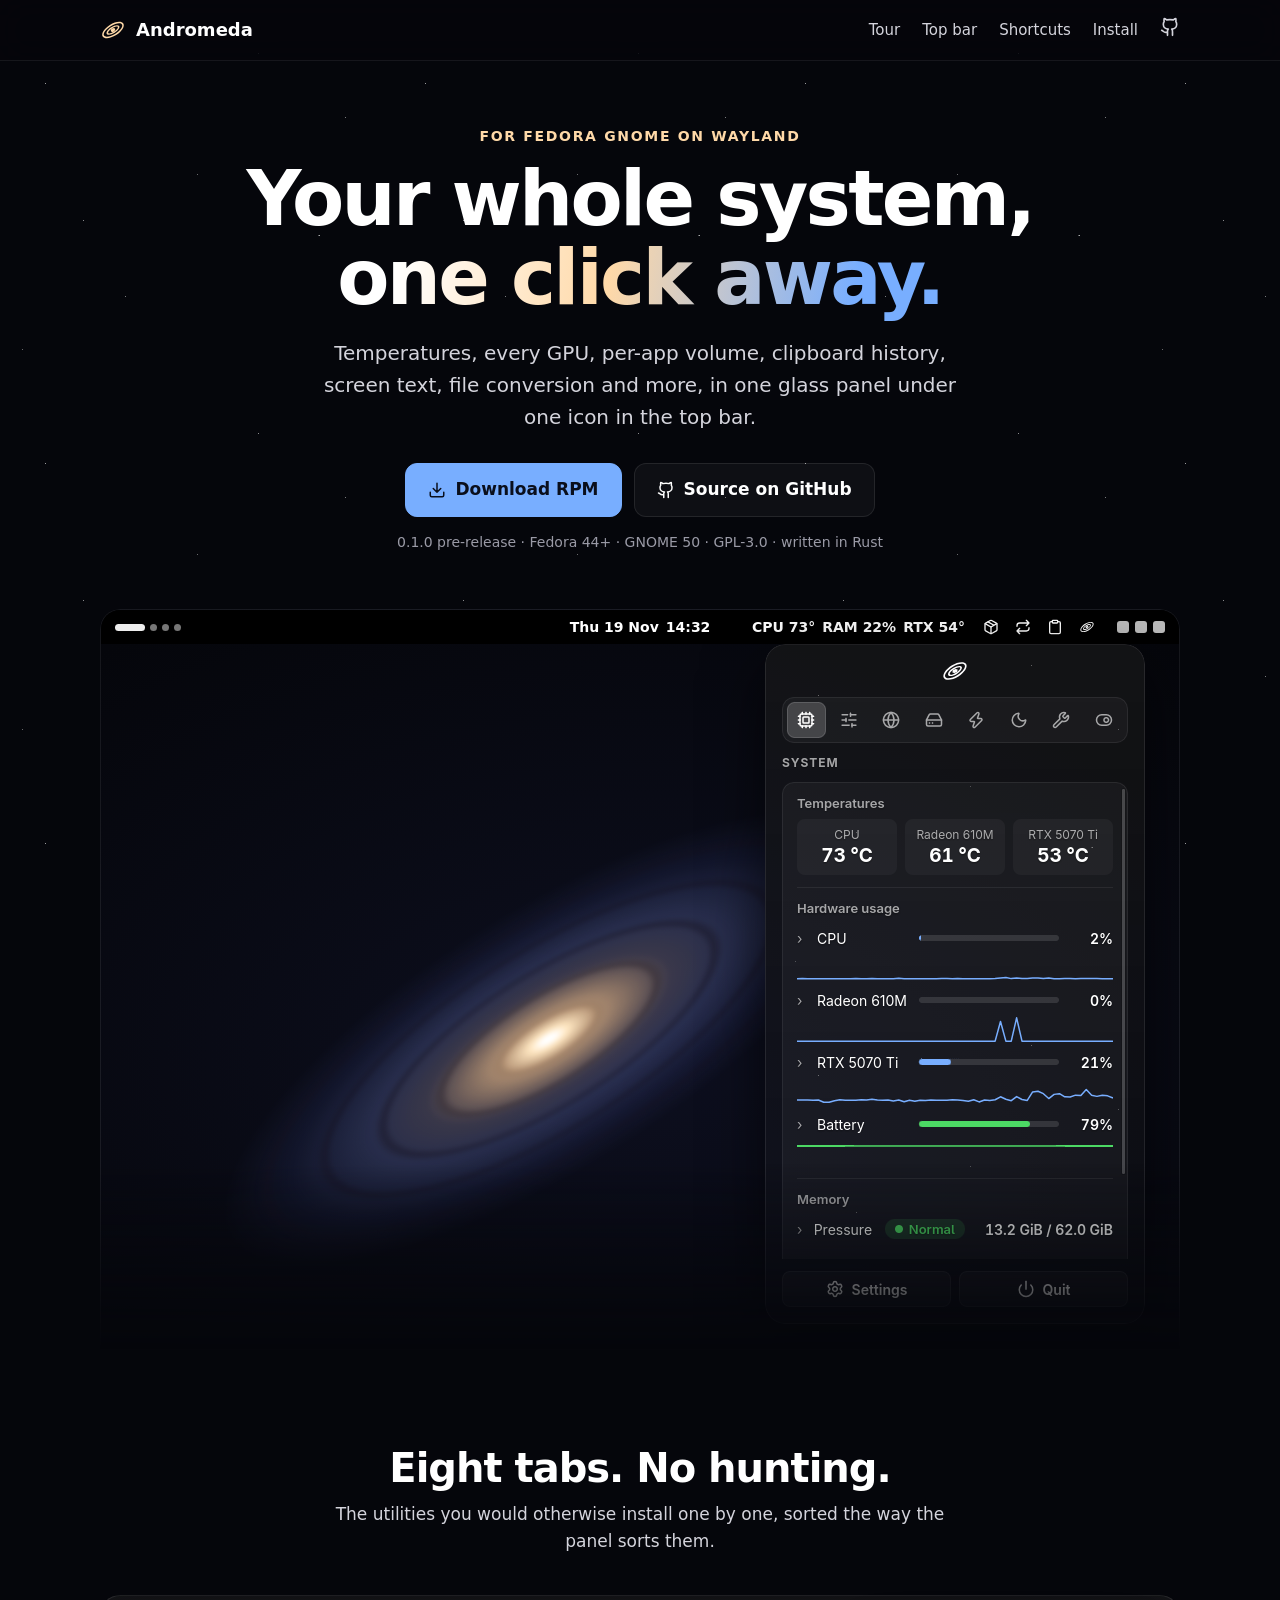
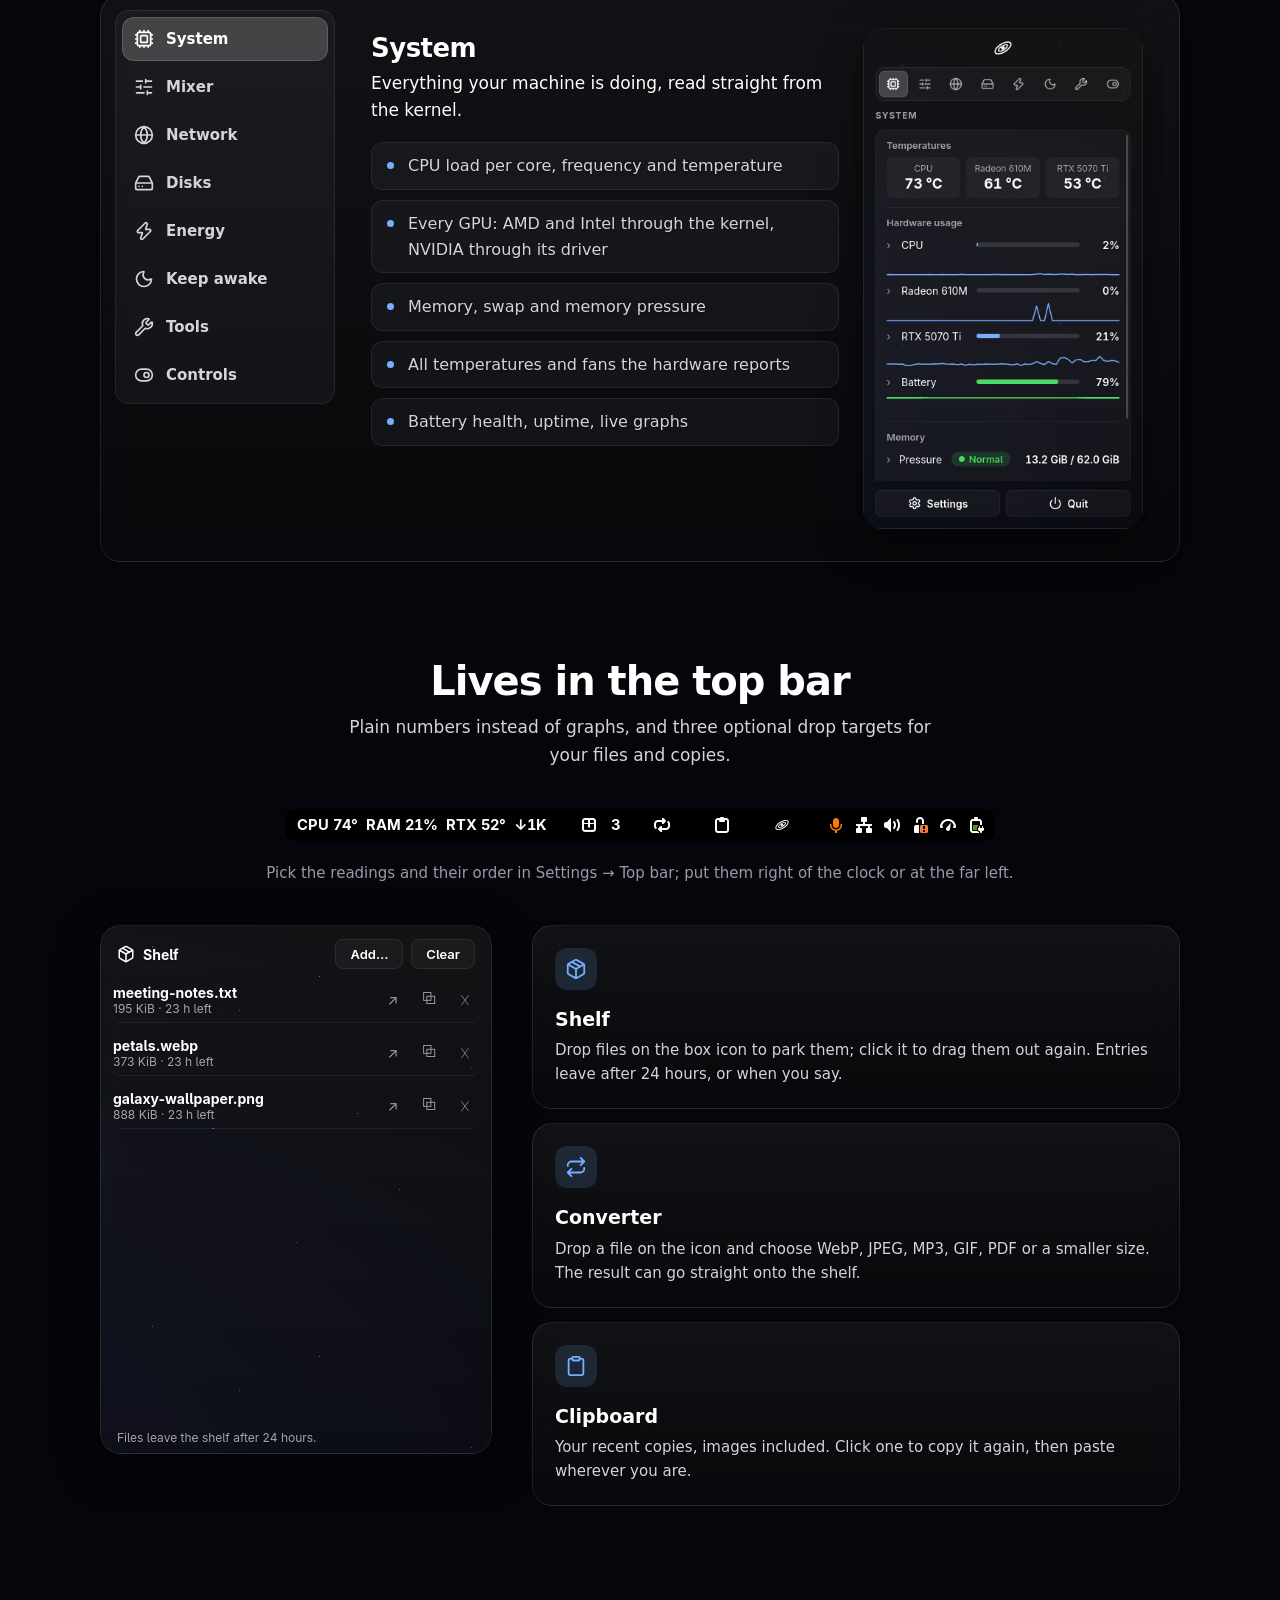
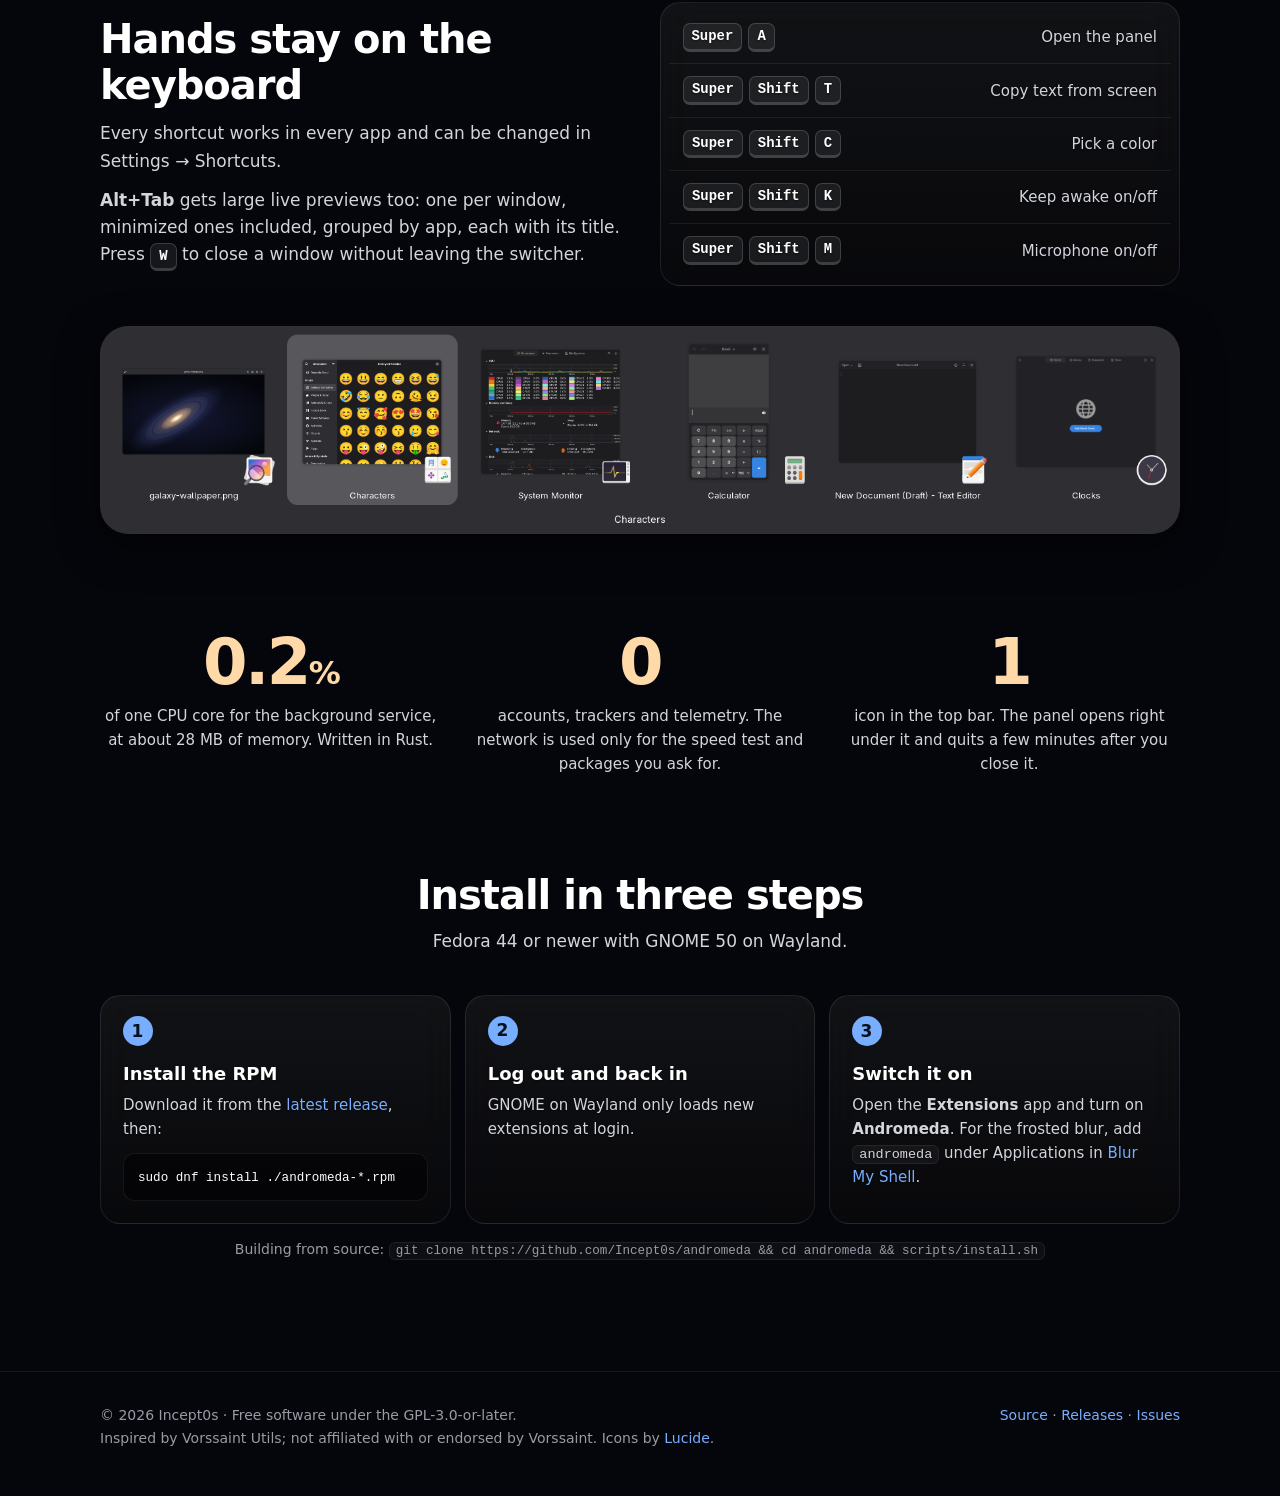
<file: docs/index.html>
<!doctype html>
<!--
  Andromeda website. Copyright (C) 2026 Incept0s, GPL-3.0-or-later.
  Icons: Lucide (https://lucide.dev), ISC License, Copyright (c) 2026 Lucide
  Icons and Contributors. Permission to use, copy, modify, and/or distribute
  this software for any purpose with or without fee is hereby granted,
  provided that the above copyright notice and this permission notice appear
  in all copies.
-->
<html lang="en">
<head>
  <meta charset="utf-8">
  <meta name="viewport" content="width=device-width, initial-scale=1">
  <title>Andromeda — system monitor and tools for the GNOME top bar</title>
  <meta name="description" content="System monitor, per-app volume mixer and everyday tools behind one icon in the GNOME top bar. Free software for Fedora GNOME on Wayland, written in Rust.">
  <meta property="og:title" content="Andromeda">
  <meta property="og:description" content="System monitor, volume mixer and tools in the GNOME top bar.">
  <meta property="og:image" content="https://incept0s.github.io/andromeda/assets/social-preview.png">
  <meta property="og:type" content="website">
  <meta name="twitter:card" content="summary_large_image">
  <link rel="icon" href="assets/andromeda.svg" type="image/svg+xml">
  <link rel="stylesheet" href="site.css">
</head>
<body>
  <!-- Lucide icons used more than once -->
  <svg width="0" height="0" style="position:absolute" aria-hidden="true">
    <defs>
      <symbol id="i-galaxy" viewBox="0 0 16 16"><g fill="currentColor" fill-rule="evenodd" transform="rotate(-32 8 8)"><path d="M8 4.3c4.1 0 7.5 1.7 7.5 3.7S12.1 11.7 8 11.7.5 10 .5 8 3.9 4.3 8 4.3zm0 1C4.4 5.3 1.5 6.5 1.5 8s2.9 2.7 6.5 2.7 6.5-1.2 6.5-2.7S11.6 5.3 8 5.3z"/><path d="M8 6c2.5 0 4.5.9 4.5 2S10.5 10 8 10 3.5 9.1 3.5 8 5.5 6 8 6zm0 .9C6 6.9 4.5 7.4 4.5 8S6 9.1 8 9.1s3.5-.5 3.5-1.1S10 6.9 8 6.9z"/><ellipse cx="8" cy="8" rx="1.5" ry="1"/></g></symbol>
      <symbol id="i-cpu" viewBox="0 0 24 24"><path d="M12 20v2M12 2v2M17 20v2M17 2v2M2 12h2M2 17h2M2 7h2M20 12h2M20 17h2M20 7h2M7 20v2M7 2v2"/><rect x="4" y="4" width="16" height="16" rx="2"/><rect x="8" y="8" width="8" height="8" rx="1"/></symbol>
      <symbol id="i-sliders" viewBox="0 0 24 24"><path d="M10 5H3M12 19H3M14 3v4M16 17v4M21 12h-9M21 19h-5M21 5h-7M8 10v4M8 12H3"/></symbol>
      <symbol id="i-globe" viewBox="0 0 24 24"><circle cx="12" cy="12" r="10"/><path d="M12 2a14.5 14.5 0 0 0 0 20 14.5 14.5 0 0 0 0-20M2 12h20"/></symbol>
      <symbol id="i-drive" viewBox="0 0 24 24"><path d="M10 16h.01M2.212 11.577a2 2 0 0 0-.212.896V18a2 2 0 0 0 2 2h16a2 2 0 0 0 2-2v-5.527a2 2 0 0 0-.212-.896L18.55 5.11A2 2 0 0 0 16.76 4H7.24a2 2 0 0 0-1.79 1.11zM21.946 12.013H2.054M6 16h.01"/></symbol>
      <symbol id="i-zap" viewBox="0 0 24 24"><path d="M15.914 4a1.5 1.5 0 00-2.474-1.561l-9 9A1.5 1.5 0 005.5 14h4.002a.5.5 0 01.471.666L8.086 20a1.5 1.5 0 002.475 1.56l9-9A1.5 1.5 0 0018.5 10h-3.997a.5.5 0 01-.472-.667z"/></symbol>
      <symbol id="i-moon" viewBox="0 0 24 24"><path d="M20.985 12.486a9 9 0 1 1-9.473-9.472c.405-.022.617.46.402.803a6 6 0 0 0 8.268 8.268c.344-.215.825-.004.803.401"/></symbol>
      <symbol id="i-wrench" viewBox="0 0 24 24"><path d="M14.7 6.3a1 1 0 0 0 0 1.4l1.6 1.6a1 1 0 0 0 1.4 0l3.106-3.105c.32-.322.863-.22.983.218a6 6 0 0 1-8.259 7.057l-7.91 7.91a1 1 0 0 1-2.999-3l7.91-7.91a6 6 0 0 1 7.057-8.259c.438.12.54.662.219.984z"/></symbol>
      <symbol id="i-toggle" viewBox="0 0 24 24"><circle cx="15" cy="12" r="3"/><rect width="20" height="14" x="2" y="5" rx="7"/></symbol>
      <symbol id="i-package" viewBox="0 0 24 24"><path d="M11 21.73a2 2 0 0 0 2 0l7-4A2 2 0 0 0 21 16V8a2 2 0 0 0-1-1.73l-7-4a2 2 0 0 0-2 0l-7 4A2 2 0 0 0 3 8v8a2 2 0 0 0 1 1.73zM12 22V12"/><path d="M3.29 7 12 12l8.71-5M7.5 4.27l9 5.15"/></symbol>
      <symbol id="i-repeat" viewBox="0 0 24 24"><path d="m17 2 4 4-4 4M3 11v-1a4 4 0 0 1 4-4h14M7 22l-4-4 4-4M21 13v1a4 4 0 0 1-4 4H3"/></symbol>
      <symbol id="i-clipboard" viewBox="0 0 24 24"><rect width="8" height="4" x="8" y="2" rx="1"/><path d="M16 4h2a2 2 0 0 1 2 2v14a2 2 0 0 1-2 2H6a2 2 0 0 1-2-2V6a2 2 0 0 1 2-2h2"/></symbol>
      <symbol id="i-download" viewBox="0 0 24 24"><path d="M12 15V3M21 15v4a2 2 0 0 1-2 2H5a2 2 0 0 1-2-2v-4M7 10l5 5 5-5"/></symbol>
      <symbol id="i-github" viewBox="0 0 24 24"><path d="M15 22v-4a4.8 4.8 0 0 0-1-3.5c3 0 6-2 6-5.5.08-1.25-.27-2.48-1-3.5.28-1.15.28-2.35 0-3.5 0 0-1 0-3 1.5-2.64-.5-5.36-.5-8 0C6 2 5 2 5 2c-.3 1.15-.3 2.35 0 3.5A5.403 5.403 0 0 0 4 9c0 3.5 3 5.5 6 5.5-.39.49-.68 1.05-.85 1.65-.17.6-.22 1.23-.15 1.85v4M9 18c-4.51 2-5-2-7-2"/></symbol>
    </defs>
  </svg>

  <header class="nav">
    <div class="wrap">
      <a class="brand" href="#top"><svg><use href="#i-galaxy"/></svg>Andromeda</a>
      <nav class="links" aria-label="Sections">
        <a href="#tour">Tour</a>
        <a href="#topbar">Top bar</a>
        <a href="#shortcuts">Shortcuts</a>
        <a href="#install">Install</a>
        <a class="gh" href="https://github.com/Incept0s/andromeda" aria-label="GitHub"><svg><use href="#i-github"/></svg></a>
      </nav>
    </div>
  </header>

  <main id="top">
    <!-- ============ hero: a desktop, with the panel open ============ -->
    <section class="hero">
      <div class="wrap hero-text">
        <p class="eyebrow">For Fedora GNOME on Wayland</p>
        <h1>Your whole system,<br><span class="glow">one click away.</span></h1>
        <p class="lede">Temperatures, every GPU, per-app volume, clipboard history, screen text, file conversion and more, in one glass panel under one icon in the top bar.</p>
        <div class="actions">
          <a class="btn primary" id="dl" href="https://github.com/Incept0s/andromeda/releases"><svg><use href="#i-download"/></svg>Download RPM</a>
          <a class="btn" href="https://github.com/Incept0s/andromeda"><svg><use href="#i-github"/></svg>Source on GitHub</a>
        </div>
        <p class="note"><span id="ver">0.1.0 pre-release</span> · Fedora 44+ · GNOME 50 · GPL-3.0 · written in Rust</p>
      </div>

      <div class="desk wrap" aria-label="Illustration: the GNOME top bar with Andromeda's numbers and icons, and its panel open below">
        <div class="galaxy" aria-hidden="true"></div>
        <div class="bar" aria-hidden="true">
          <span class="dots"><i class="on"></i><i></i><i></i><i></i></span>
          <span class="clock">Thu 19 Nov&ensp;14:32</span>
          <span class="nums" id="nums">CPU <b data-v="cpu">73</b>°&ensp;RAM <b data-v="ram">21</b>%&ensp;RTX <b data-v="gpu">53</b>°</span>
          <span class="right">
            <svg><use href="#i-package"/></svg>
            <svg><use href="#i-repeat"/></svg>
            <svg><use href="#i-clipboard"/></svg>
            <svg class="me"><use href="#i-galaxy"/></svg>
            <span class="sys"><i></i><i></i><i></i></span>
          </span>
        </div>
        <img class="panel" src="screenshots/panel-system.png" width="380" height="680" alt="The Andromeda panel, System tab: CPU and GPU temperatures, usage bars with live graphs, Settings and Quit buttons, on dark frosted glass">
      </div>
    </section>

    <!-- ============ tour of the eight tabs ============ -->
    <section id="tour" class="wrap">
      <div class="section-title">
        <h2>Eight tabs. No hunting.</h2>
        <p>The utilities you would otherwise install one by one, sorted the way the panel sorts them.</p>
      </div>

      <div class="tour glass">
        <div class="tabs" role="tablist" aria-label="Panel tabs">
          <button role="tab" aria-selected="true" aria-controls="t-system" id="b-system"><svg><use href="#i-cpu"/></svg><span>System</span></button>
          <button role="tab" aria-selected="false" aria-controls="t-mixer" id="b-mixer"><svg><use href="#i-sliders"/></svg><span>Mixer</span></button>
          <button role="tab" aria-selected="false" aria-controls="t-network" id="b-network"><svg><use href="#i-globe"/></svg><span>Network</span></button>
          <button role="tab" aria-selected="false" aria-controls="t-disks" id="b-disks"><svg><use href="#i-drive"/></svg><span>Disks</span></button>
          <button role="tab" aria-selected="false" aria-controls="t-energy" id="b-energy"><svg><use href="#i-zap"/></svg><span>Energy</span></button>
          <button role="tab" aria-selected="false" aria-controls="t-awake" id="b-awake"><svg><use href="#i-moon"/></svg><span>Keep awake</span></button>
          <button role="tab" aria-selected="false" aria-controls="t-tools" id="b-tools"><svg><use href="#i-wrench"/></svg><span>Tools</span></button>
          <button role="tab" aria-selected="false" aria-controls="t-controls" id="b-controls"><svg><use href="#i-toggle"/></svg><span>Controls</span></button>
        </div>

        <div class="pane with-shot" role="tabpanel" id="t-system" aria-labelledby="b-system">
          <div>
          <h3>System</h3>
          <p>Everything your machine is doing, read straight from the kernel.</p>
          <ul>
            <li>CPU load per core, frequency and temperature</li>
            <li>Every GPU: AMD and Intel through the kernel, NVIDIA through its driver</li>
            <li>Memory, swap and memory pressure</li>
            <li>All temperatures and fans the hardware reports</li>
            <li>Battery health, uptime, live graphs</li>
          </ul>
          </div>
          <img class="pane-shot" src="screenshots/panel-system.png" width="380" height="680" loading="lazy" alt="System tab: CPU and GPU temperatures, usage bars with live graphs, memory pressure">
        </div>
        <div class="pane with-shot" role="tabpanel" id="t-mixer" aria-labelledby="b-mixer" hidden>
          <div>
          <h3>Volume mixer</h3>
          <p>Every app that plays sound gets its own slider, through PipeWire.</p>
          <ul>
            <li>Volume per app, with boost above 100 %</li>
            <li>Mute any app on its own</li>
            <li>Send each app to a different speaker or headset</li>
            <li>System output and microphone</li>
          </ul>
          </div>
          <img class="pane-shot" src="screenshots/panel-mixer.png" width="380" height="680" loading="lazy" alt="Volume mixer tab: Brave, Firefox, Rhythmbox and Videos, each with its own slider and output device">
        </div>
        <div class="pane" role="tabpanel" id="t-network" aria-labelledby="b-network" hidden>
          <h3>Network</h3>
          <p>What is moving, where and through which interface.</p>
          <ul>
            <li>Live download and upload speed, session totals</li>
            <li>Interfaces with their addresses</li>
            <li>Apps with open connections</li>
            <li>A speed test, only when you press the button</li>
          </ul>
        </div>
        <div class="pane" role="tabpanel" id="t-disks" aria-labelledby="b-disks" hidden>
          <h3>Disks</h3>
          <p>Space, speed and health of every drive.</p>
          <ul>
            <li>Free and used space per volume</li>
            <li>Read and write speed, live</li>
            <li>Drive health from SMART</li>
            <li>Safe eject for USB drives</li>
          </ul>
        </div>
        <div class="pane" role="tabpanel" id="t-energy" aria-labelledby="b-energy" hidden>
          <h3>Energy</h3>
          <p>Where the battery goes.</p>
          <ul>
            <li>Battery level, health, charge cycles and power flow in watts</li>
            <li>Power mode: power saver, balanced, performance</li>
            <li>Batteries of your mouse and headset</li>
            <li>The apps using the most CPU right now</li>
          </ul>
        </div>
        <div class="pane" role="tabpanel" id="t-awake" aria-labelledby="b-awake" hidden>
          <h3>Keep awake</h3>
          <p>For downloads, presentations and long builds.</p>
          <ul>
            <li>No suspend and no screen blanking, from 15 minutes to "until I turn it off"</li>
            <li>Optionally with the lid closed: close the laptop, it keeps running</li>
            <li>Ends on its own when the battery runs low</li>
            <li>One shortcut away: <kbd>Super</kbd>+<kbd>Shift</kbd>+<kbd>K</kbd></li>
          </ul>
        </div>
        <div class="pane with-shot" role="tabpanel" id="t-tools" aria-labelledby="b-tools" hidden>
          <div>
          <h3>Tools</h3>
          <p>Small jobs that otherwise need an app each. All of them run on your computer.</p>
          <ul>
            <li><b>Clipboard history</b> for text and images, searchable</li>
            <li><b>Copy text from screen</b>: pick an area, its text or QR code is copied</li>
            <li><b>Color picker</b> for any pixel on screen</li>
            <li><b>File converter</b>: images, audio, video, documents, GIFs, compression</li>
            <li><b>Cleaner</b>: caches, Trash, leftovers; shows everything before it deletes</li>
            <li><b>Packages</b>: search, install and update RPM and Flatpak apps</li>
            <li><b>Shelf</b>: park files and drag them out again later</li>
          </ul>
          </div>
          <img class="pane-shot" src="screenshots/panel-tools.png" width="380" height="680" loading="lazy" alt="Tools tab: clipboard, copy text from screen, pick a color, convert files, clean up, packages, shelf">
        </div>
        <div class="pane" role="tabpanel" id="t-controls" aria-labelledby="b-controls" hidden>
          <h3>Controls</h3>
          <p>Quick switches for what runs in the background.</p>
          <ul>
            <li>Alt+Tab switcher, clipboard history, alerts, top-bar numbers</li>
            <li>Everything else lives in Settings, which uses the same glass look</li>
            <li>Every feature can be switched off; missing hardware simply hides what needs it</li>
          </ul>
        </div>
      </div>
    </section>

    <!-- ============ top bar ============ -->
    <section id="topbar" class="wrap">
      <div class="section-title">
        <h2>Lives in the top bar</h2>
        <p>Plain numbers instead of graphs, and three optional drop targets for your files and copies.</p>
      </div>

      <figure class="strip">
        <div class="scroll"><img src="screenshots/topbar.png" width="710" height="32" alt="GNOME top bar: CPU 76°, RAM 22%, RTX 53°, download speed, then the shelf with 3 files, converter, clipboard and Andromeda icons"></div>
        <figcaption>Pick the readings and their order in Settings → Top bar; put them right of the clock or at the far left.</figcaption>
      </figure>

      <div class="split shelf">
        <img class="shot" src="screenshots/shelf.png" width="392" height="529" loading="lazy" alt="The shelf window under its top-bar icon, holding three files with buttons to drag, copy or remove each">
      <div class="grid">
        <article class="card glass">
          <div class="icon"><svg><use href="#i-package"/></svg></div>
          <h3>Shelf</h3>
          <p>Drop files on the box icon to park them; click it to drag them out again. Entries leave after 24 hours, or when you say.</p>
        </article>
        <article class="card glass">
          <div class="icon"><svg><use href="#i-repeat"/></svg></div>
          <h3>Converter</h3>
          <p>Drop a file on the icon and choose WebP, JPEG, MP3, GIF, PDF or a smaller size. The result can go straight onto the shelf.</p>
        </article>
        <article class="card glass">
          <div class="icon"><svg><use href="#i-clipboard"/></svg></div>
          <h3>Clipboard</h3>
          <p>Your recent copies, images included. Click one to copy it again, then paste wherever you are.</p>
        </article>
      </div>
      </div>
    </section>

    <!-- ============ keyboard ============ -->
    <section id="shortcuts" class="wrap">
      <div class="split">
        <div class="text">
          <h2>Hands stay on the keyboard</h2>
          <p>Every shortcut works in every app and can be changed in Settings → Shortcuts.</p>
          <p><b>Alt+Tab</b> gets large live previews too: one per window, minimized ones included, grouped by app, each with its title. Press <kbd>W</kbd> to close a window without leaving the switcher.</p>
        </div>
        <dl class="keys glass">
          <div><dt><kbd>Super</kbd><kbd>A</kbd></dt><dd>Open the panel</dd></div>
          <div><dt><kbd>Super</kbd><kbd>Shift</kbd><kbd>T</kbd></dt><dd>Copy text from screen</dd></div>
          <div><dt><kbd>Super</kbd><kbd>Shift</kbd><kbd>C</kbd></dt><dd>Pick a color</dd></div>
          <div><dt><kbd>Super</kbd><kbd>Shift</kbd><kbd>K</kbd></dt><dd>Keep awake on/off</dd></div>
          <div><dt><kbd>Super</kbd><kbd>Shift</kbd><kbd>M</kbd></dt><dd>Microphone on/off</dd></div>
        </dl>
      </div>
      <img class="shot wide" src="screenshots/alt-tab.png" width="1640" height="316" loading="lazy" alt="Andromeda's Alt+Tab: live previews of an image viewer, Characters, System Monitor, Calculator, Text Editor and Clocks, each titled">
    </section>

    <!-- ============ light + private ============ -->
    <section class="wrap">
      <div class="facts">
        <div class="fact">
          <p class="big">0.2<small>%</small></p>
          <p>of one CPU core for the background service, at about 28 MB of memory. Written in Rust.</p>
        </div>
        <div class="fact">
          <p class="big">0</p>
          <p>accounts, trackers and telemetry. The network is used only for the speed test and packages you ask for.</p>
        </div>
        <div class="fact">
          <p class="big">1</p>
          <p>icon in the top bar. The panel opens right under it and quits a few minutes after you close it.</p>
        </div>
      </div>
    </section>

    <!-- ============ install ============ -->
    <section id="install" class="wrap">
      <div class="section-title">
        <h2>Install in three steps</h2>
        <p>Fedora 44 or newer with GNOME 50 on Wayland.</p>
      </div>
      <ol class="steps">
        <li class="glass">
          <h3>Install the RPM</h3>
          <p>Download it from the <a href="https://github.com/Incept0s/andromeda/releases/latest">latest release</a>, then:</p>
          <pre><code>sudo dnf install ./andromeda-*.rpm</code></pre>
        </li>
        <li class="glass">
          <h3>Log out and back in</h3>
          <p>GNOME on Wayland only loads new extensions at login.</p>
        </li>
        <li class="glass">
          <h3>Switch it on</h3>
          <p>Open the <b>Extensions</b> app and turn on <b>Andromeda</b>. For the frosted blur, add <code>andromeda</code> under Applications in <a href="https://extensions.gnome.org/extension/3193/blur-my-shell/">Blur My Shell</a>.</p>
        </li>
      </ol>
      <p class="note center">Building from source: <code>git clone https://github.com/Incept0s/andromeda &amp;&amp; cd andromeda &amp;&amp; scripts/install.sh</code></p>
    </section>
  </main>

  <footer>
    <div class="wrap">
      <p>© 2026 Incept0s · Free software under the GPL-3.0-or-later.<br>
        Inspired by Vorssaint Utils; not affiliated with or endorsed by Vorssaint. Icons by <a href="https://lucide.dev">Lucide</a>.</p>
      <p><a href="https://github.com/Incept0s/andromeda">Source</a> · <a href="https://github.com/Incept0s/andromeda/releases">Releases</a> · <a href="https://github.com/Incept0s/andromeda/issues">Issues</a></p>
    </div>
  </footer>

  <script>
    // Tabs: arrow keys move between them, as in the panel.
    const tabs = [...document.querySelectorAll('[role=tab]')];
    const pick = (t) => {
      tabs.forEach((b) => {
        const on = b === t;
        b.setAttribute('aria-selected', on);
        b.tabIndex = on ? 0 : -1;
        document.getElementById(b.getAttribute('aria-controls')).hidden = !on;
      });
    };
    tabs.forEach((b, i) => {
      b.tabIndex = i ? -1 : 0;
      b.addEventListener('click', () => pick(b));
      b.addEventListener('keydown', (e) => {
        const d = { ArrowRight: 1, ArrowDown: 1, ArrowLeft: -1, ArrowUp: -1 }[e.key];
        if (!d) return;
        e.preventDefault();
        const n = tabs[(i + d + tabs.length) % tabs.length];
        pick(n);
        n.focus();
      });
    });

    // Download button: link straight to the newest release's RPM. GitHub's
    // releases/latest skips pre-releases, so ask the API; without it, the
    // button keeps pointing at the releases page.
    fetch('https://api.github.com/repos/Incept0s/andromeda/releases?per_page=10')
      .then((r) => (r.ok ? r.json() : []))
      .then((releases) => {
        for (const r of releases) {
          const rpm = !r.draft && r.assets.find((a) => /\.x86_64\.rpm$/.test(a.name));
          if (!rpm) continue;
          document.getElementById('dl').href = rpm.browser_download_url;
          document.getElementById('ver').textContent =
            r.tag_name.replace(/^v/, '') + (r.prerelease ? ' pre-release' : '');
          return;
        }
      })
      .catch(() => {});

    // The numbers in the illustrated top bar drift like real readings.
    if (!matchMedia('(prefers-reduced-motion: reduce)').matches) {
      const v = { cpu: [73, 70, 78], ram: [21, 20, 23], gpu: [53, 50, 57] };
      setInterval(() => {
        for (const [k, [x, lo, hi]] of Object.entries(v)) {
          v[k][0] = Math.min(hi, Math.max(lo, x + Math.round(Math.random() * 4 - 2)));
          document.querySelector(`[data-v=${k}]`).textContent = v[k][0];
        }
      }, 1500);
    }
  </script>
</body>
</html>
</file>
<file: docs/site.css>
/* SPDX-License-Identifier: GPL-3.0-or-later
 * Andromeda's website. The glass is the app's own recipe (frontend/style.css):
 * a dark tint, a 1px light edge, white text with a soft shadow. The galaxy is
 * the icon's ellipse, tilted the same -32°. */

:root {
  --space: #05060b;
  --glass-top: rgba(37, 37, 37, 0.42);
  --glass-bottom: rgba(13, 13, 13, 0.39);
  --edge: rgba(255, 255, 255, 0.09);
  --layer: rgba(255, 255, 255, 0.04);
  --layer-edge: rgba(255, 255, 255, 0.07);
  --hover: rgba(255, 255, 255, 0.08);
  --selected: rgba(255, 255, 255, 0.18);
  --text: #ffffff;
  --soft: #d4d4dc;
  --muted: #9a9aa6;
  --accent: #78aeff;
  --warm: #ffd9a8;
  --r: 20px;
  --r-control: 12px;
  --max: 1080px;
  color-scheme: dark;
}

* { box-sizing: border-box; margin: 0; }
html { scroll-behavior: smooth; scroll-padding-top: 72px; }
@media (prefers-reduced-motion: reduce) { html { scroll-behavior: auto; } }

body {
  min-height: 100vh;
  font-family: "Adwaita Sans", Inter, Cantarell, system-ui, -apple-system, "Segoe UI", sans-serif;
  font-size: 17px;
  line-height: 1.6;
  color: var(--text);
  background: var(--space);
  overflow-x: hidden;
}

/* Faint stars over the whole page, drawn by CSS. */
body::before {
  content: "";
  position: fixed;
  inset: 0;
  z-index: -1;
  pointer-events: none;
  background-image:
    radial-gradient(1px 1px at 12% 22%, #fff9 50%, transparent 51%),
    radial-gradient(1px 1px at 68% 14%, #fff8 50%, transparent 51%),
    radial-gradient(1.4px 1.4px at 84% 62%, #fffa 50%, transparent 51%),
    radial-gradient(1px 1px at 33% 78%, #fff7 50%, transparent 51%),
    radial-gradient(1px 1px at 52% 46%, #fff6 50%, transparent 51%),
    radial-gradient(1.3px 1.3px at 22% 58%, #fff8 50%, transparent 51%),
    radial-gradient(1px 1px at 91% 31%, #fff7 50%, transparent 51%),
    radial-gradient(1px 1px at 6% 92%, #fff6 50%, transparent 51%);
  background-size: 380px 380px;
}

a { color: var(--accent); text-decoration: none; }
a:hover { text-decoration: underline; }
svg { width: 1em; height: 1em; fill: none; stroke: currentColor; stroke-width: 2; stroke-linecap: round; stroke-linejoin: round; flex: none; }
b { font-weight: 700; }
code, kbd, pre { font-family: "Adwaita Mono", ui-monospace, "JetBrains Mono", Menlo, monospace; }
code { font-size: 0.9em; padding: 1px 6px; border-radius: 6px; background: var(--layer); border: 1px solid var(--layer-edge); }
kbd {
  display: inline-block;
  min-width: 1.9em;
  padding: 1px 8px;
  border-radius: 7px;
  border: 1px solid rgba(255, 255, 255, 0.16);
  border-bottom-width: 3px;
  background: rgba(255, 255, 255, 0.07);
  font-size: 0.82em;
  font-weight: 700;
  text-align: center;
  color: var(--text);
}

.wrap { width: min(var(--max), 100% - 32px); margin-inline: auto; }

.glass {
  border-radius: var(--r);
  border: 1px solid var(--edge);
  background: linear-gradient(180deg, var(--glass-top), var(--glass-bottom));
  backdrop-filter: blur(18px);
  text-shadow: 0 1px 2px rgba(0, 0, 0, 0.45);
}

/* ---------- nav ---------- */
.nav {
  position: sticky;
  top: 0;
  z-index: 10;
  backdrop-filter: blur(16px);
  background: rgba(5, 6, 11, 0.6);
  border-bottom: 1px solid var(--layer-edge);
}
.nav .wrap { display: flex; align-items: center; gap: 24px; height: 60px; }
.brand { display: flex; align-items: center; gap: 10px; color: var(--text); font-weight: 800; font-size: 18px; }
.brand:hover { text-decoration: none; }
.brand svg { width: 26px; height: 26px; stroke: none; color: var(--warm); }
.brand svg use { fill: currentColor; }
.links { margin-left: auto; display: flex; align-items: center; gap: 22px; font-size: 15px; }
.links a { color: var(--soft); }
.links .gh svg { width: 20px; height: 20px; }
@media (max-width: 640px) { .links a:not(.gh) { display: none; } }

/* ---------- hero ---------- */
.hero { padding-top: 64px; }
.hero-text { text-align: center; }
.eyebrow { color: var(--warm); font-weight: 700; font-size: 14px; letter-spacing: 0.12em; text-transform: uppercase; }
.hero h1 { margin-top: 12px; font-size: clamp(40px, 7vw, 76px); font-weight: 800; letter-spacing: -0.035em; line-height: 1.04; }
.glow {
  background: linear-gradient(100deg, #fff 10%, var(--warm) 45%, var(--accent) 85%);
  -webkit-background-clip: text;
  background-clip: text;
  color: transparent;
}
.lede { margin: 20px auto 0; max-width: 640px; font-size: clamp(17px, 2.2vw, 20px); color: var(--soft); }
.actions { display: flex; flex-wrap: wrap; justify-content: center; gap: 12px; margin-top: 30px; }
.btn {
  display: inline-flex;
  align-items: center;
  gap: 9px;
  padding: 12px 22px;
  border-radius: var(--r-control);
  font-weight: 700;
  color: var(--text);
  background: var(--layer);
  border: 1px solid var(--edge);
}
.btn:hover { text-decoration: none; background: var(--hover); }
.btn.primary { background: var(--accent); border-color: var(--accent); color: #0a0f1c; }
.btn.primary:hover { background: #93bfff; }
.btn svg { width: 18px; height: 18px; }
.note { margin-top: 14px; font-size: 14px; color: var(--muted); }
.center { text-align: center; }

/* The illustrated desktop: wallpaper = the galaxy, the real panel image on top. */
.desk {
  position: relative;
  margin-top: 56px;
  height: 740px;
  border-radius: var(--r) var(--r) 0 0;
  border: 1px solid var(--layer-edge);
  border-bottom: 0;
  overflow: hidden;
  background: radial-gradient(ellipse 80% 70% at 50% 60%, #0d0f1f, var(--space));
  -webkit-mask-image: linear-gradient(#000 75%, transparent);
  mask-image: linear-gradient(#000 75%, transparent);
}
.galaxy {
  position: absolute;
  left: 50%;
  top: 58%;
  width: 760px;
  height: 260px;
  translate: -62% -50%;
  rotate: -32deg;
  border-radius: 50%;
  background:
    radial-gradient(ellipse at center, #fff 0 1.5%, #ffe7c2 4%, rgba(255, 205, 150, 0.55) 10%, transparent 26%),
    repeating-radial-gradient(ellipse at center, transparent 0 9%, rgba(20, 16, 30, 0.45) 10.5%, transparent 12.5%),
    radial-gradient(ellipse at center, rgba(255, 196, 140, 0.35) 0, rgba(140, 160, 255, 0.22) 38%, rgba(90, 110, 220, 0.1) 55%, transparent 70%);
  filter: blur(2px);
}
.bar {
  position: relative;
  display: flex;
  align-items: center;
  gap: 18px;
  height: 34px;
  padding: 0 14px;
  background: #000;
  font-size: 14px;
  font-weight: 700;
  white-space: nowrap;
}
.bar svg { width: 16px; height: 16px; }
.dots { display: flex; gap: 5px; }
.dots i { width: 7px; height: 7px; border-radius: 4px; background: #777; }
.dots i.on { width: 30px; background: #eee; }
.clock { position: absolute; left: 50%; translate: -50%; }
.nums { margin-left: auto; font-variant-numeric: tabular-nums; }
.nums b { display: inline-block; min-width: 1.2em; text-align: right; }
.right { display: flex; align-items: center; gap: 16px; }
.right .me { stroke: none; }
.right .me use { fill: currentColor; }
.sys { display: flex; gap: 6px; padding-left: 6px; }
.sys i { width: 12px; height: 12px; border-radius: 3px; background: #ddd; opacity: 0.85; }
.panel {
  position: absolute;
  top: 34px;
  right: 34px;
  width: 380px;
  border-radius: var(--r);
  box-shadow: 0 18px 60px rgba(0, 0, 0, 0.6);
  max-width: calc(100% - 8px);
  height: auto;
}
@media (max-width: 820px) {
  .clock, .dots { display: none; }
  .panel { right: 50%; translate: 50%; max-width: calc(100% - 24px); }
}
@media (max-width: 480px) {
  .nums { display: none; }
  .right { margin-left: auto; }
  .desk { height: 560px; }
}

/* ---------- sections ---------- */
section + section { padding-top: 96px; }
.section-title { text-align: center; }
h2 { font-size: clamp(28px, 4vw, 40px); letter-spacing: -0.025em; line-height: 1.15; }
.section-title p { margin: 10px auto 0; max-width: 620px; color: var(--soft); }

/* Tour: the panel's own tab row, larger. */
.tour { margin-top: 40px; padding: 14px; display: grid; grid-template-columns: 220px 1fr; gap: 14px; }
.tabs { align-self: start; display: flex; flex-direction: column; gap: 4px; padding: 6px; border-radius: 14px; background: var(--layer); border: 1px solid var(--layer-edge); }
.tabs button {
  display: flex;
  align-items: center;
  gap: 12px;
  padding: 10px 12px;
  border: 0;
  border-radius: var(--r-control);
  background: none;
  color: var(--soft);
  font: inherit;
  font-size: 15px;
  font-weight: 600;
  text-align: left;
  cursor: pointer;
}
.tabs button svg { width: 20px; height: 20px; }
.tabs button:hover { background: var(--hover); color: var(--text); }
.tabs button[aria-selected="true"] { background: var(--selected); color: var(--text); box-shadow: inset 0 0 0 1px rgba(255, 255, 255, 0.14); }
.pane { padding: 18px 22px; }
.pane h3 { font-size: 26px; letter-spacing: -0.02em; }
.pane > p { margin-top: 4px; color: var(--soft); }
.pane ul { margin-top: 18px; padding: 0; list-style: none; display: grid; gap: 10px; }
.pane li { position: relative; padding: 10px 14px 10px 36px; border-radius: var(--r-control); background: var(--layer); border: 1px solid var(--layer-edge); color: var(--soft); font-size: 16px; }
.pane li::before { content: ""; position: absolute; left: 15px; top: 19px; width: 7px; height: 7px; border-radius: 50%; background: var(--accent); }
.pane li b { color: var(--text); }
.pane.with-shot:not([hidden]) { display: grid; grid-template-columns: 1fr 280px; gap: 24px; align-items: start; }
.pane-shot { width: 100%; height: auto; border-radius: var(--r); box-shadow: 0 12px 40px rgba(0, 0, 0, 0.5); }
@media (max-width: 980px) { .pane.with-shot:not([hidden]) { grid-template-columns: 1fr; } .pane-shot { max-width: 340px; } }
@media (max-width: 760px) {
  .tour { grid-template-columns: 1fr; }
  .tabs { display: grid; grid-template-columns: repeat(4, 1fr); }
  .tabs button { flex-direction: column; gap: 4px; padding: 8px 4px; font-size: 12px; text-align: center; }
  .pane { padding: 10px 6px; }
  .pane-shot { justify-self: center; }
}

/* Top bar */
.strip { margin-top: 40px; text-align: center; }
.strip img { width: min(100%, 710px); height: auto; border-radius: 10px; }
@media (max-width: 640px) {
  /* Too small to read when scaled down: keep it readable and let it scroll. */
  .strip .scroll { overflow-x: auto; }
  .strip img { width: 710px; max-width: none; }
}
.strip figcaption { margin-top: 12px; color: var(--muted); font-size: 15px; }
.grid { display: grid; gap: 14px; margin-top: 40px; }
.card { padding: 22px; }
.card .icon { display: grid; place-items: center; width: 42px; height: 42px; margin-bottom: 14px; border-radius: var(--r-control); background: rgba(120, 174, 255, 0.14); color: var(--accent); }
.card .icon svg { width: 22px; height: 22px; }
.card h3 { font-size: 19px; margin-bottom: 4px; }
.card p { font-size: 15px; color: var(--soft); }

.split.shelf { margin-top: 40px; grid-template-columns: 392px 1fr; align-items: start; }
.split.shelf .grid { margin-top: 0; }
.shot { display: block; max-width: 100%; height: auto; margin-inline: auto; border-radius: var(--r); box-shadow: 0 12px 40px rgba(0, 0, 0, 0.5); }
.shot.wide { border-radius: 28px; }
.shot.wide { margin-top: 40px; }
@media (max-width: 820px) { .split.shelf { grid-template-columns: 1fr; } }

/* Shortcuts */
.split { display: grid; grid-template-columns: 1fr 1fr; gap: 40px; align-items: center; }
@media (max-width: 820px) { .split { grid-template-columns: 1fr; gap: 24px; } }
.split .text p { margin-top: 12px; color: var(--soft); }
.keys { padding: 8px; display: grid; }
.keys div { display: flex; align-items: center; justify-content: space-between; gap: 16px; padding: 12px 14px; border-radius: var(--r-control); }
.keys div + div { border-top: 1px solid var(--layer-edge); border-radius: 0; }
.keys dt { display: flex; gap: 6px; }
.keys dd { color: var(--soft); text-align: right; font-size: 15px; }

/* Facts */
.facts { display: grid; grid-template-columns: repeat(auto-fit, minmax(240px, 1fr)); gap: 28px; text-align: center; }
.fact .big { font-size: 64px; font-weight: 800; letter-spacing: -0.04em; line-height: 1; color: var(--warm); }
.fact .big small { font-size: 0.5em; }
.fact p:last-child { margin-top: 10px; color: var(--soft); font-size: 15px; }

/* Install */
.steps { counter-reset: step; list-style: none; padding: 0; display: grid; grid-template-columns: repeat(auto-fit, minmax(280px, 1fr)); gap: 14px; margin-top: 40px; }
.steps li { position: relative; padding: 64px 22px 22px; }
.steps li::before {
  counter-increment: step;
  content: counter(step);
  position: absolute;
  left: 22px;
  top: 20px;
  width: 30px;
  height: 30px;
  display: grid;
  place-items: center;
  border-radius: 50%;
  background: var(--accent);
  color: #0a0f1c;
  font-weight: 800;
  text-shadow: none;
}
.steps h3 { font-size: 18px; }
.steps p { margin-top: 4px; color: var(--soft); font-size: 15px; }
pre {
  margin-top: 12px;
  padding: 12px 14px;
  border-radius: var(--r-control);
  background: rgba(0, 0, 0, 0.5);
  border: 1px solid var(--layer-edge);
  overflow-x: auto;
  font-size: 14px;
  text-shadow: none;
}
pre code { padding: 0; border: 0; background: none; }

/* Footer */
footer { margin-top: 110px; padding: 32px 0 48px; border-top: 1px solid var(--layer-edge); color: var(--muted); font-size: 14px; }
footer .wrap { display: flex; flex-wrap: wrap; gap: 10px 28px; justify-content: space-between; }

:focus-visible { outline: 2px solid var(--accent); outline-offset: 3px; border-radius: 6px; }
</file>
